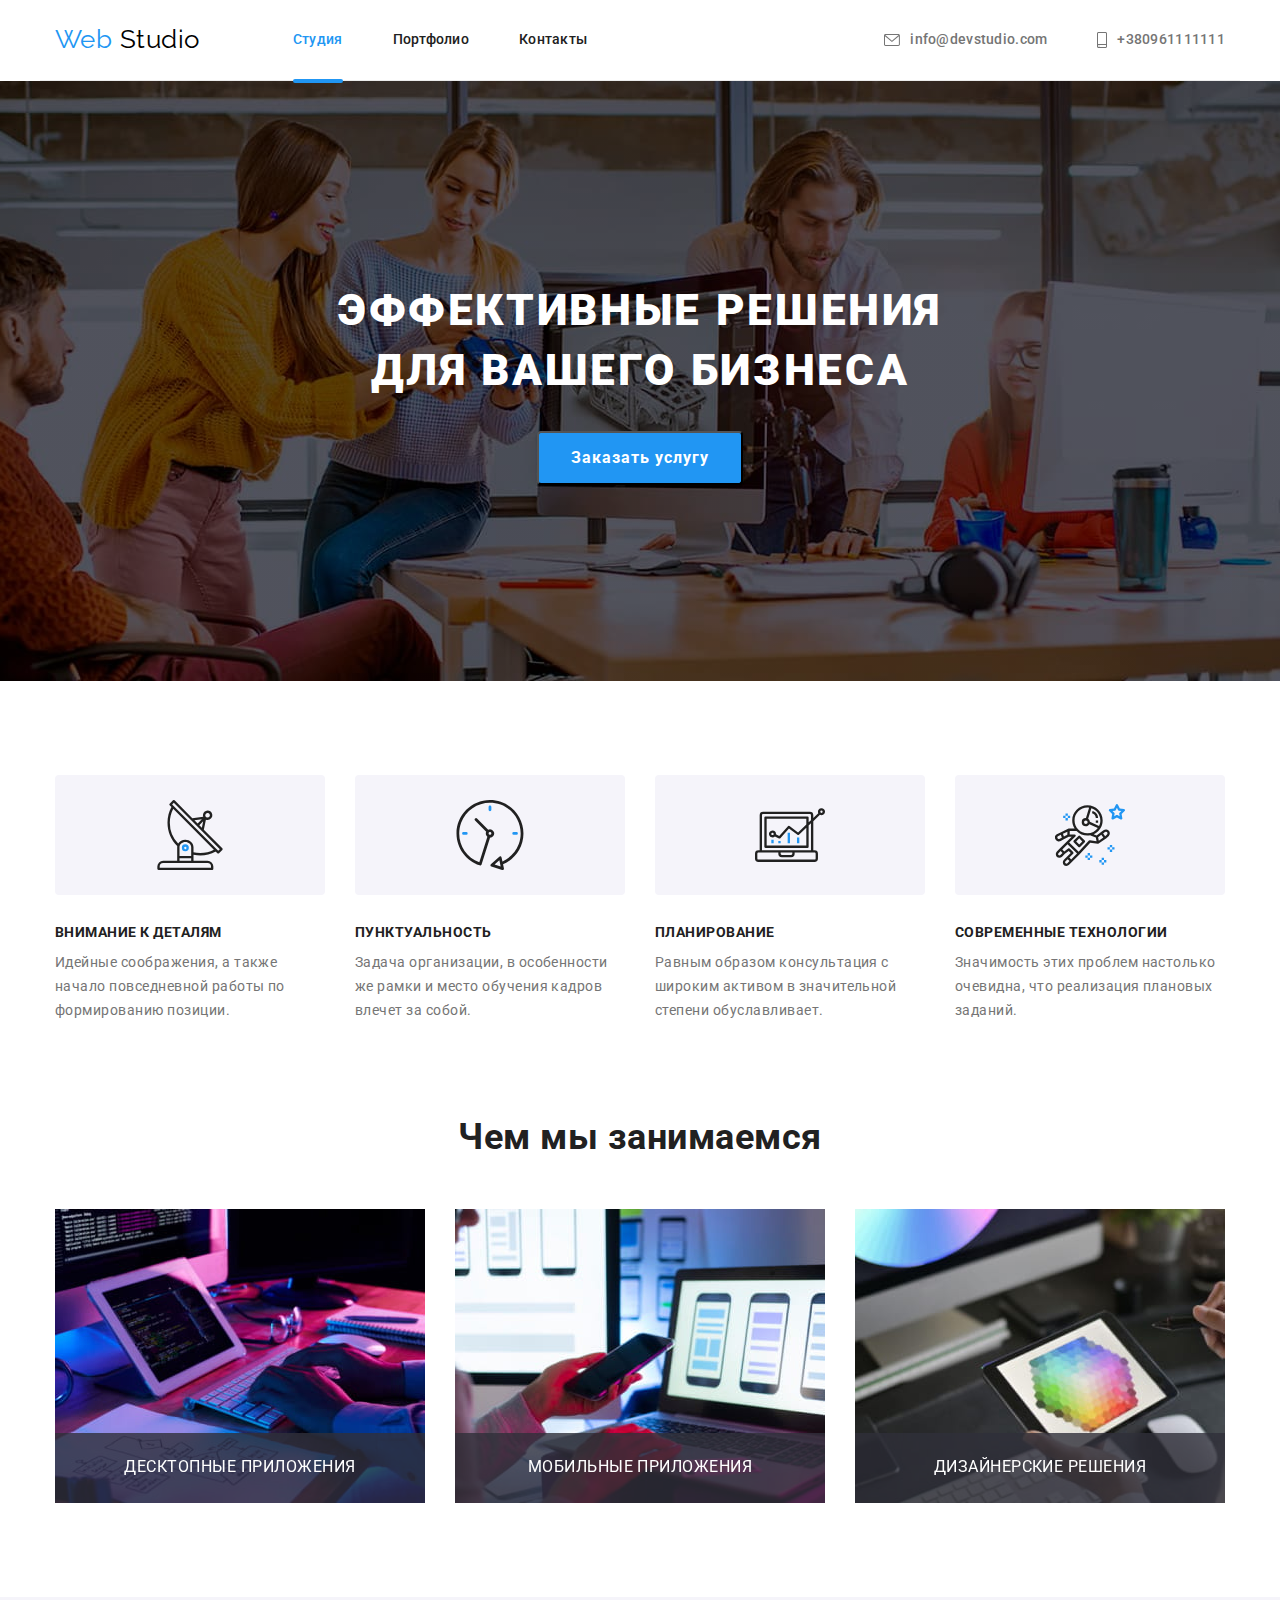
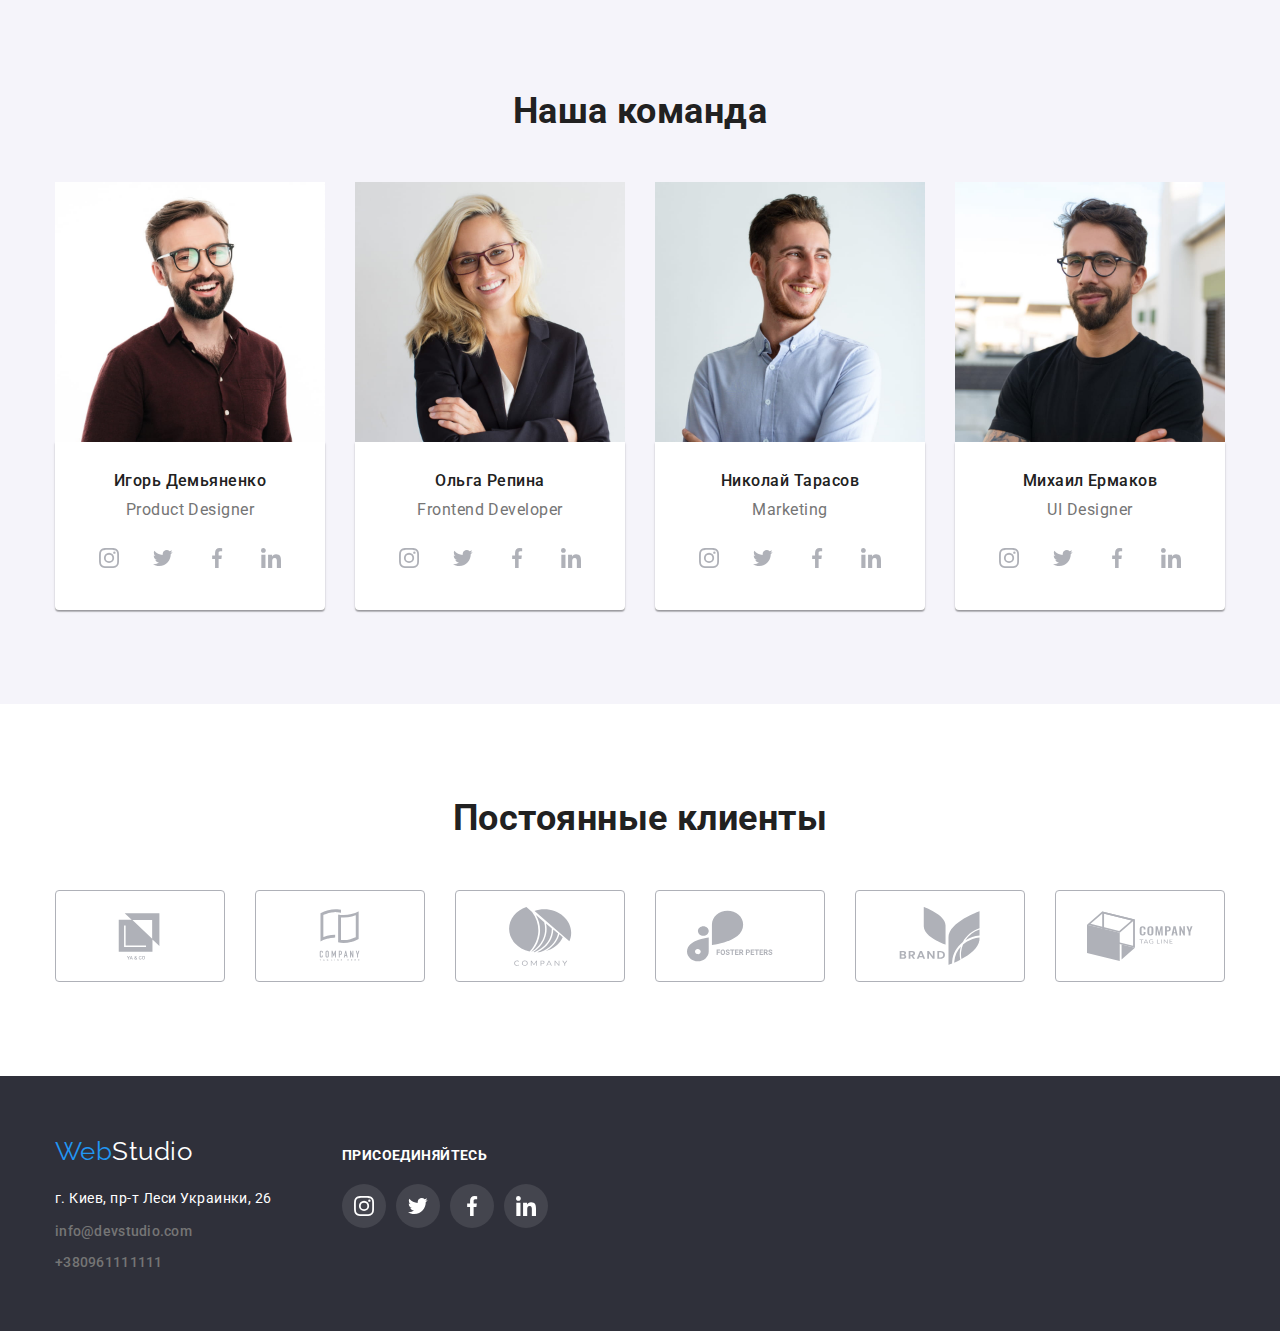
<file: index.html>
<!DOCTYPE html>
<html lang="en">
<head>
    <meta charset="UTF-8">
    <meta http-equiv="X-UA-Compatible" content="IE=edge">
    <meta name="viewport" content="width=device-width, initial-scale=1.0">
    <title>Document</title>
    <link rel="preconnect" href="https://fonts.gstatic.com">
    <link href="https://fonts.googleapis.com/css2?family=Raleway:wght@700&family=Roboto:wght@400;500;700;900&display=swap"
    rel="stylesheet">
    <link rel="stylesheet" href="https://cdnjs.cloudflare.com/ajax/libs/modern-normalize/1.0.0/modern-normalize.min.css">
    <link rel="stylesheet" href="./css/styles.css">
</head>
<body>
    <header>
        <div class="container header">
            <nav class="header-nav">
                
                <a class="logo" href="/">Web<span class="studio"> Studio</span></a>
                
                <ul class="nav-list">
                    <li class="item"><a class="link active" href="./index.html">Студия</a></li>
                    <li class="item"><a class="link" href="./portfolio.html">Портфолио</a></li>
                    <li class="item"><a class="link" href="">Контакты</a></li>
                </ul>
                        
            </nav>
            
            <ul class="contacts-list">
                <li class="item">
                    <a class="contacts-link" href="mailto:info@devstudio.com" >
                        <svg class="icon" width="16px" height="12px">
                            <use href="./images/icons.svg#icon-mail"></use>
                        </svg> info@devstudio.com</a>
                    
                </li>
                <li class="item">
                    <a class="contacts-link" href="tel:+380961111111">
                        <svg class="icon" width="10px" height="16px">
                            <use href="./images/icons.svg#icon-phone"></use>
                        </svg>+380961111111</a>
                </li>
            </ul>
        </div>
    </header>

    <main>
        <section class="hero overlay">
           <div class="container">
                <h1 class="hero-subject">Эффективные решения <br> для вашего бизнеса</h1>
                <button data-modal-open class="hero-button" type="button">Заказать услугу</button>
                <div class="backdrop is-hidden" data-modal>
                    <div class="modal">
                        
                        <button data-modal-close class="close-link">
                            <svg class="close-icon">
                                <use href="./images/icons.svg#icon-close"></use>
                            </svg>
                        </button>
                    </div>
                </div> 
            </div>
        </section>

        <section class="features">
            <!--<h2>Особености</h2>-->
            <div class="container">
             <ul class="features-list">
                    <li class="features-item">
                        <div class="features-icon-background">
                            <svg class="antenna" width=70 height=70>
                                <use href="./images/icons.svg#icon-antenna"></use>
                            </svg>
                        </div>
                        <h3 class="title">Внимание к деталям</h3>
                        <p>Идейные соображения, а также начало повседневной работы по формированию позиции.</p>
                    </li>
                    <li class="features-item">
                        <div class="features-icon-background">
                            <svg class="clock" width=70 height=70>
                                <use href="./images/icons.svg#icon-clock"></use>
                            </svg>
                        </div>
                        <h3 class="title">Пунктуальность</h3>
                        <p>Задача организации, в особенности же рамки и место обучения кадров влечет за собой.</p>
                    </li>
                    <li class="features-item">
                        <div class="features-icon-background">
                            <svg class="diagram" width=70 height=70>
                                <use href="./images/icons.svg#icon-diagram"></use>
                            </svg>
                        </div>
                        <h3 class="title">Планирование</h3>
                        <p>Равным образом консультация с широким активом в значительной степени обуславливает.</p>
                    </li>
                    <li class="features-item">
                        <div class="features-icon-background">
                            <svg class="astronaut" width=70 height=70>
                                <use href="./images/icons.svg#icon-astronaut"></use>
                            </svg>
                        </div>
                        <h3 class="title">Современные технологии</h3>
                        <p>Значимость этих проблем настолько очевидна, что реализация плановых заданий.</p>
                    </li>
                </ul>
            </div>
        </section>
    
        <section class="img-section">
            <div class="container">

                <h2 class="caption">Чем мы занимаемся</h2>

                <ul class="images-list">
                    <li>
                        <img src="./images/image1.jpg" alt="руки на клавіатурі" width="370px">
                        <p class="label">Десктопные приложения</p>
                    </li>
                    <li>
                        <img src="./images/image2.jpg" alt="телефон в руках і ноутбук" width="370px">
                        <p class="label">Мобильные приложения</p>
                    </li>
                    <li>
                        <img src="./images/image3.jpg" alt="планшет" width="370px">
                        <p class="label">Дизайнерские решения</p>
                    </li>
                </ul>
            </div>
        </section>  

        <section class="our-team">
           <div class="container">
                <h2 class="caption">Наша команда</h2>

                <ul class="team-card">
                    <li class="team-item">
                        <img src="./images/photo1.jpg" alt="Ігор"width="260px">
                       <div class="name">
                            <h3>Игорь Демьяненко</h3>
                            <p>Product Designer</p>
                            <ul class="icons-list">
                                <li>
                                    <a class="team-link" href="">
                                        <svg class="team-icon">
                                            <use href="./images/icons.svg#icon-instagram"></use>
                                        </svg>
                                    </a>
                                </li>
                                <li>
                                    <a class="team-link" href="">
                                        <svg class="team-icon">
                                            <use href="./images/icons.svg#icon-twitter"></use>
                                        </svg>
                                    </a>
                                </li>
                                <li>
                                    <a class="team-link" href="">
                                        <svg class="team-icon">
                                            <use href="./images/icons.svg#icon-facebook"></use>
                                        </svg>
                                    </a>
                                </li>
                                <li>
                                    <a class="team-link" href="">
                                        <svg class="team-icon">
                                            <use href="./images/icons.svg#icon-linkedin"></use>
                                        </svg>
                                    </a>
                                </li>
                            </ul>
                        </div>
                    </li>
                    <li class="team-item">
                        <img src="./images/photo2.jpg" alt="Ольга" width="260px">
                        <div class="name">
                            <h3>Ольга Репина</h3>
                            <p>Frontend Developer</p>
                            <ul class="icons-list">
                                <li>
                                    <a class="team-link" href="">
                                        <svg class="team-icon">
                                            <use href="./images/icons.svg#icon-instagram"></use>
                                        </svg>
                                    </a>
                                </li>
                                <li>
                                    <a class="team-link" href="">
                                        <svg class="team-icon">
                                            <use href="./images/icons.svg#icon-twitter"></use>
                                        </svg>
                                    </a>
                                </li>
                                <li>
                                    <a class="team-link" href="">
                                        <svg class="team-icon">
                                            <use href="./images/icons.svg#icon-facebook"></use>
                                        </svg>
                                    </a>
                                </li>
                                <li>
                                    <a class="team-link" href="">
                                        <svg class="team-icon">
                                            <use href="./images/icons.svg#icon-linkedin"></use>
                                        </svg>
                                    </a>
                                </li>
                            </ul>
                        </div>
                    </li>
                    <li class="team-item">
                        <img src="./images/photo3.jpg" alt="Николай" width="260px">
                        <div class="name">
                            <h3>Николай Тарасов</h3>
                            <p>Marketing</p>
                            <ul class="icons-list">
                                <li>
                                    <a class="team-link" href="">
                                        <svg class="team-icon">
                                            <use href="./images/icons.svg#icon-instagram"></use>
                                        </svg>
                                    </a>
                                </li>
                                <li>
                                    <a class="team-link" href="">
                                        <svg class="team-icon">
                                            <use href="./images/icons.svg#icon-twitter"></use>
                                        </svg>
                                    </a>
                                </li>
                                <li>
                                    <a class="team-link" href="">
                                        <svg class="team-icon">
                                            <use href="./images/icons.svg#icon-facebook"></use>
                                        </svg>
                                    </a>
                                </li>
                                <li>
                                    <a class="team-link" href="">
                                        <svg class="team-icon">
                                            <use href="./images/icons.svg#icon-linkedin"></use>
                                        </svg>
                                    </a>
                                </li>
                            </ul>
                        </div>
                    </li>
                    <li class="team-item">
                        <img src="./images/photo4.jpg" alt="Михаил" width="260px">
                        <div class="name">
                            <h3>Михаил Ермаков</h3>
                            <p>UI Designer</p>
                            <ul class="icons-list">
                                <li>
                                    <a class="team-link" href="">
                                        <svg class="team-icon">
                                            <use href="./images/icons.svg#icon-instagram"></use>
                                        </svg>
                                    </a>
                                </li>
                                <li>
                                    <a class="team-link" href="">
                                        <svg class="team-icon">
                                            <use href="./images/icons.svg#icon-twitter"></use>
                                        </svg>
                                    </a>
                                </li>
                                <li>
                                    <a class="team-link" href="">
                                        <svg class="team-icon">
                                            <use href="./images/icons.svg#icon-facebook"></use>
                                        </svg>
                                    </a>
                                </li>
                                <li>
                                    <a class="team-link" href="">
                                        <svg class="team-icon">
                                            <use href="./images/icons.svg#icon-linkedin"></use>
                                        </svg>
                                    </a>
                                </li>
                            </ul>
                        </div>
                    </li>
                </ul>
            </div>
        </section>

        <section class="best-client">
            <div class="container">
                <h2 class="caption">Постоянные клиенты</h2>
                <ul class="client-list">
                    <li>
                        <a class="client-link" href="">
                            <svg class="client-icon">
                                <use href="./images/icons.svg#icon-client1"></use>
                            </svg>
                        </a>
                    </li>
                    <li>
                        <a class="client-link" href="">
                            <svg class="client-icon">
                                <use href="./images/icons.svg#icon-client2"></use>
                            </svg>
                        </a>
                    <li>
                        <a class="client-link" href="">
                            <svg class="client-icon">
                                <use href="./images/icons.svg#icon-client3"></use>
                            </svg>
                        </a>
                    </li>
                    <li>
                        <a class="client-link" href="">
                            <svg class="client-icon">
                                <use href="./images/icons.svg#icon-client4"></use>
                            </svg>
                        </a>
                    <li>
                        <a class="client-link" href="">
                            <svg class="client-icon">
                                <use href="./images/icons.svg#icon-client5"></use>
                            </svg>
                        </a>
                    </li>
                    <li>
                        <a class="client-link" href="">
                            <svg class="client-icon">
                                <use href="./images/icons.svg#icon-client6"></use>
                            </svg>
                        </a>
                    </li>
                </ul>
            </div>
        </section>

    </main>

    <footer class="footer">
        <div class="container footer-container">
           <div>
                <a class="logo" href="/">Web<span class="footer-studio">Studio</span></a>
                
                <address class="address">г. Киев, пр-т Леси Украинки, 26</address>

                <ul class="contacts-list-footer">
                    <li class="contacts-footer">
                        <a href="mailto:info@devstudio.com">info@devstudio.com</a>
                    </li>
                    <li class="contacts-tel">
                        <a href="tel:+380961111111">+380961111111</a>
                    </li>
                </ul>
            </div>

            <div class="media-contacts">
                <h2 class="footer-caption">ПРИСОЕДИНЯЙТЕСЬ</h2>

                <ul class="footer-icons-list">
                    <li>
                        <a class="footer-icons-link" href="">
                            <svg class="footer-icon">
                                <use href="./images/icons.svg#icon-instagram"></use>
                            </svg>
                        </a>
                    </li>
                    <li>
                        <a class="footer-icons-link" href="">
                            <svg class="footer-icon">
                                <use href="./images/icons.svg#icon-twitter"></use>
                            </svg>
                        </a>
                    </li>
                    <li>
                        <a class="footer-icons-link" href="">
                            <svg class="footer-icon">
                                <use href="./images/icons.svg#icon-facebook"></use>
                            </svg>
                        </a>
                    </li>
                    <li>
                        <a class="footer-icons-link" href="">
                            <svg class="footer-icon">
                                <use href="./images/icons.svg#icon-linkedin"></use>
                            </svg>
                        </a>
                    </li>
                </ul>
            </div>

        </div>
    </footer>

    <script src="./js/modal.js"></script>

</body>
</html>
</file>
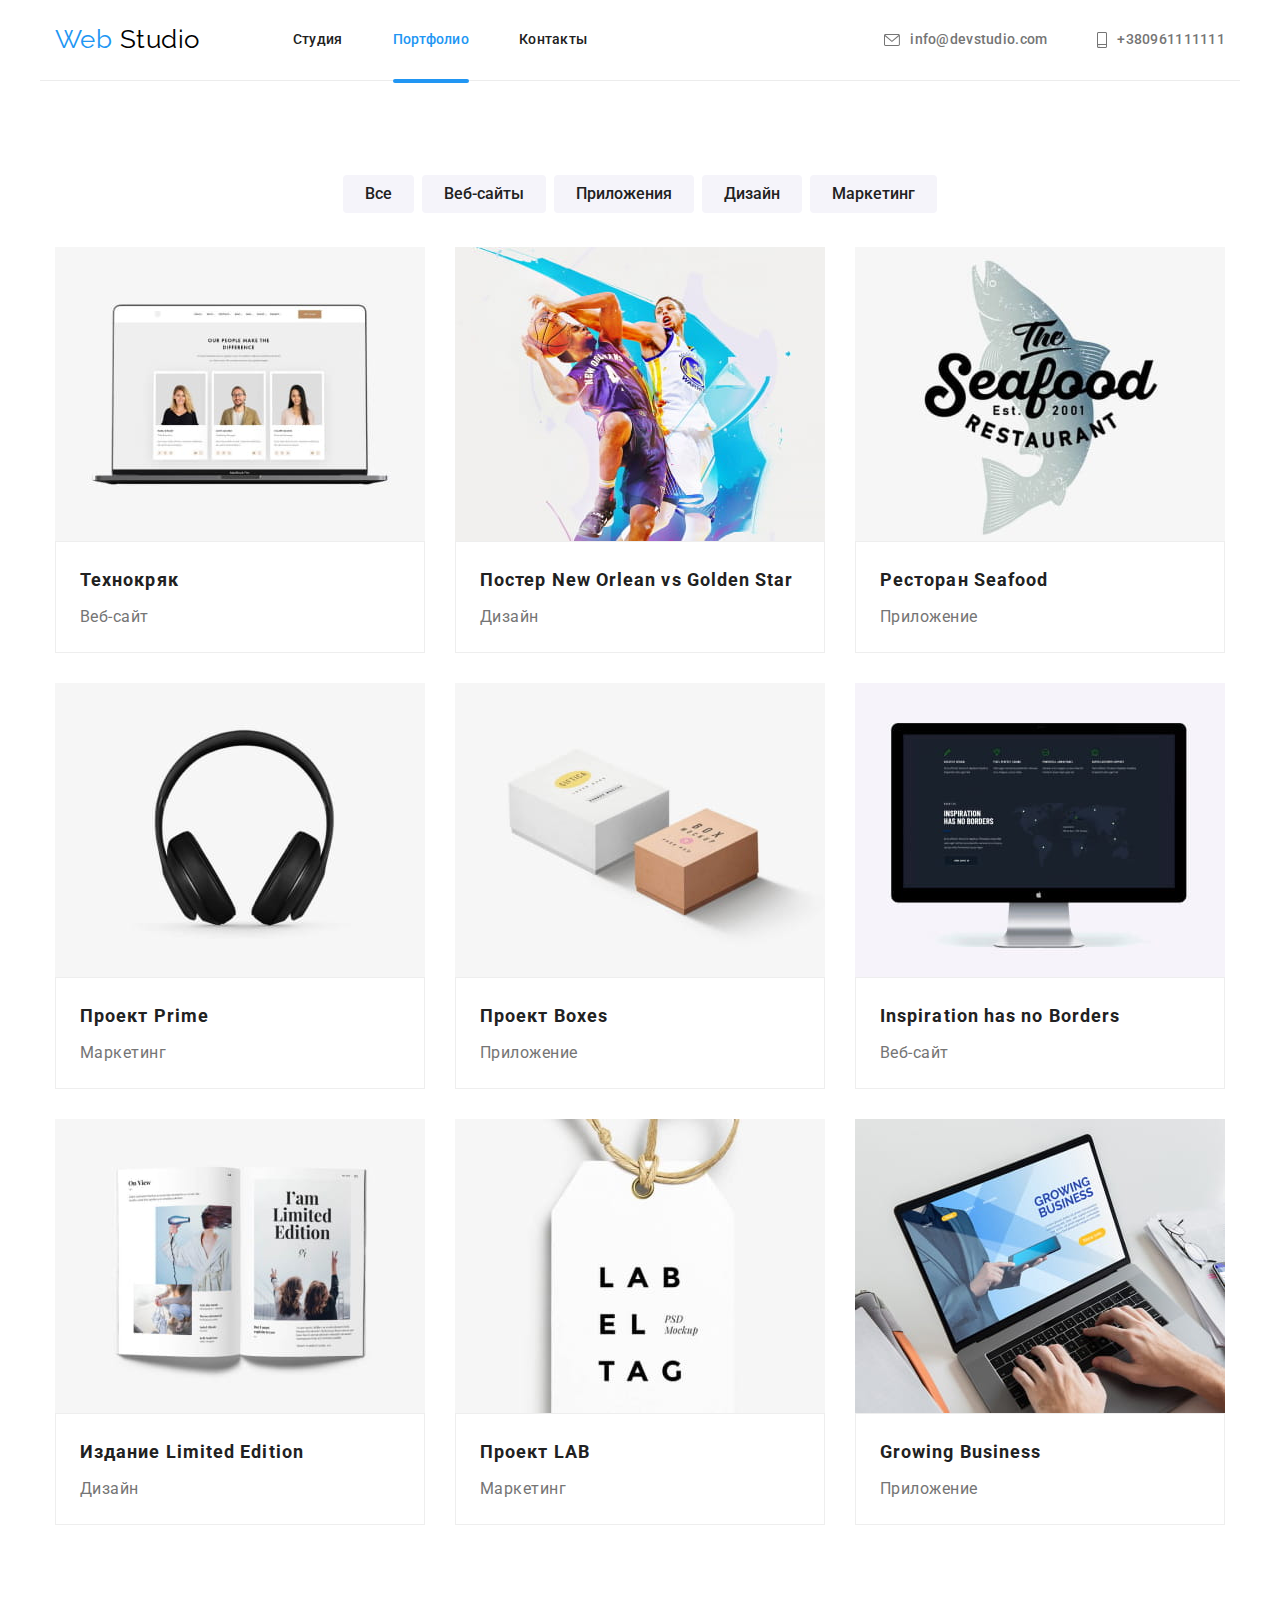
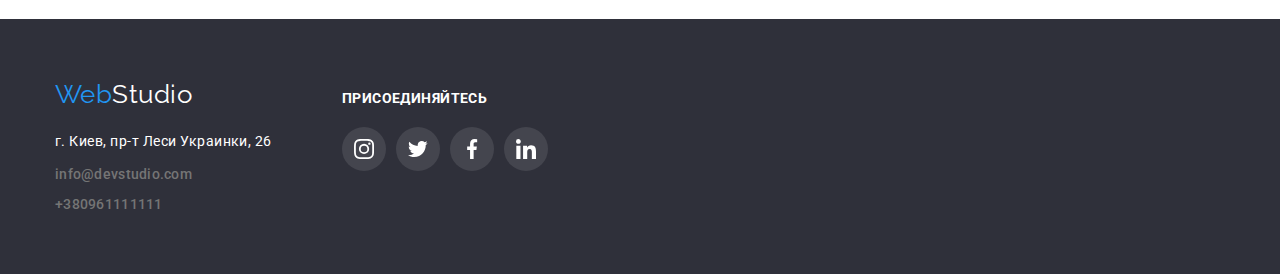
<file: portfolio.html>
<!DOCTYPE html>
<html lang="en">
<head>
    <meta charset="UTF-8">
    <meta http-equiv="X-UA-Compatible" content="IE=edge">
    <meta name="viewport" content="width=device-width, initial-scale=1.0">
    <title>Document</title>
    <link rel="preconnect" href="https://fonts.gstatic.com">
    <link href="https://fonts.googleapis.com/css2?family=Raleway:wght@700&family=Roboto:wght@400;500;700;900&display=swap"
    rel="stylesheet">
    <link rel="stylesheet" href="https://cdnjs.cloudflare.com/ajax/libs/modern-normalize/1.0.0/modern-normalize.min.css">
    <link rel="stylesheet" href="./css/styles.css">
</head>
<body>
    <header>
        <div class="container header">
            <nav class="header-nav">
    
                <a class="logo" href="/">Web<span class="studio"> Studio</span></a>
    
                <ul class="nav-list">
                    <li class="item"><a class="link" href="./index.html">Студия</a></li>
                    <li class="item"><a class="link active" href="./portfolio.html">Портфолио</a></li>
                    <li class="item"><a class="link" href="">Контакты</a></li>
                </ul>
    
            </nav>
    
            <ul class="contacts-list">
                <li class="item">
                    <a class="contacts-link" href="mailto:info@devstudio.com">
                        <svg class="icon" width="16px" height="12px">
                            <use href="./images/icons.svg#icon-mail"></use>
                        </svg> info@devstudio.com</a>
                </li>
                <li class="item">
                    <a class="contacts-link" href="tel:+380961111111">
                        <svg class="icon" width="10px" height="16px">
                            <use href="./images/icons.svg#icon-phone"></use>
                        </svg>+380961111111</a>
                </li>
            </ul>
        </div>
    </header>

    <main>
        <section class="button-section">
            <div class="container">
                <ul class="button-list">
                    <li> <button class="button" type="button">Все</button></li>
                    <li> <button class="button" type="button">Веб-сайты</button></li>
                    <li> <button class="button" type="button">Приложения</button></li>
                    <li> <button class="button" type="button">Дизайн</button></li>
                    <li> <button class="button" type="button">Маркетинг</button></li>
                </ul>
            
                <ul class="projects">
                    <li>
                        <div class="hover-img">
                            <img src="./images/portfolio 01.jpg" alt="Технокряк" width="370px">
                            <p class="hover-text">Технокряк это современная площадка распространения коронавируса. Компании используют эту платформу
                                для цифрового
                                шпионажа и атак на защищённые сервера конкурентов.</p>   
                        </div>
                        
                        <div class="projects-item">
                            <h3>Технокряк</h3>
                            <p>Веб-сайт</p>
                        </div>
                    </li>
                    <li>
                        <div class="hover-img">
                            <img src="./images/portfolio 02.jpg" alt="Постер New Orlean vs Golden Star" width="370px">
                            <p class="hover-text">Lorem ipsum dolor sit amet consectetur adipisicing elit. Nihil, illum!</p>
                        </div>
                        <div class="projects-item">
                            <h3>Постер New Orlean vs Golden Star</h3>
                            <p>Дизайн</p>
                        </div>
                    </li>
                    <li>
                        <div class="hover-img">
                            <img src="./images/portfolio 03.jpg" alt="Ресторан Seafood" width="370px">
                            <p class="hover-text">Lorem ipsum dolor sit amet, consectetur adipisicing elit. Possimus, illo?</p>
                        </div>
                        <div class="projects-item">
                            <h3>Ресторан Seafood</h3>
                            <p>Приложение</p>
                        </div>
                        
                    </li>
                    <li>
                        <div class="hover-img">
                            <img src="./images/portfolio 04.jpg" alt="Проект Prime" width="370px">
                            <p class="hover-text">Lorem, ipsum dolor sit amet consectetur adipisicing elit. Quod, repellat.</p>
                        </div>
                        <div class="projects-item">
                            <h3>Проект Prime</h3>
                            <p>Маркетинг</p>
                        </div>
                    </li>
                    <li>
                        <div class="hover-img">
                            <img src="./images/portfolio 05.jpg" alt="Проект Boxes" width="370px">
                            <p class="hover-text">Lorem, ipsum dolor sit amet consectetur adipisicing elit. Quod, repellat.</p>
                        </div>
                        <div class="projects-item">
                            <h3>Проект Boxes</h3>
                            <p>Приложение</p>
                        </div>
                        
                    </li>
                    <li>
                        <div class="hover-img">
                            <img src="./images/portfolio 06.jpg" alt="Inspiration has no Borders" width="370px">
                            <p class="hover-text">Lorem, ipsum dolor sit amet consectetur adipisicing elit. Quod, repellat.</p>
                        </div>
                        <div class="projects-item">
                            <h3>Inspiration has no Borders</h3>
                            <p>Веб-сайт</p>
                        </div>
                    </li>
                    <li>
                        <div class="hover-img">
                            <img src="./images/portfolio 07.jpg" alt="Издание Limited Edition" width="370px">
                            <p class="hover-text">Lorem, ipsum dolor sit amet consectetur adipisicing elit. Quod, repellat.</p>
                        </div>
                        <div class="projects-item">
                             <h3>Издание Limited Edition</h3>
                            <p>Дизайн</p>
                        </div>
                    </li>
                    <li>
                        <div class="hover-img">
                            <img src="./images/portfolio 08.jpg" alt="Проект LAB" width="370px">
                            <p class="hover-text">Lorem, ipsum dolor sit amet consectetur adipisicing elit. Quod, repellat.</p>
                        </div>
                        <div class="projects-item">
                            <h3>Проект LAB</h3>
                            <p>Маркетинг</p>
                        </div>
                    </li>
                    <li>
                        <div class="hover-img">
                            <img src="./images/portfolio 09.jpg" alt="Growing Business" width="370px">
                            <p class="hover-text">Lorem, ipsum dolor sit amet consectetur adipisicing elit. Quod, repellat.</p>
                        </div>
                        <div class="projects-item">
                            <h3>Growing Business</h3>
                            <p>Приложение</p>
                        </div>
                    </li>
                    
                </ul>
            </div>
        </section>


    </main>

    <footer class="footer">
        <div class="container footer-container">
            <div>
                <a class="logo" href="/">Web<span class="footer-studio">Studio</span></a>
    
                <address class="address">г. Киев, пр-т Леси Украинки, 26</address>
    
                <ul class="contacts-list-footer">
                    <li class="contacts-footer">
                        <a href="mailto:info@devstudio.com">info@devstudio.com</a>
                    </li>
                    <li class="contacts-tel">
                        <a href="tel:+380961111111">+380961111111</a>
                    </li>
                </ul>
            </div>
    
            <div class="media-contacts">
                <h2 class="footer-caption">ПРИСОЕДИНЯЙТЕСЬ</h2>
    
                <ul class="footer-icons-list">
                    <li>
                        <a class="footer-icons-link" href="">
                            <svg class="footer-icon">
                                <use href="./images/icons.svg#icon-instagram"></use>
                            </svg>
                        </a>
                    </li>
                    <li>
                        <a class="footer-icons-link" href="">
                            <svg class="footer-icon">
                                <use href="./images/icons.svg#icon-twitter"></use>
                            </svg>
                        </a>
                    </li>
                    <li>
                        <a class="footer-icons-link" href="">
                            <svg class="footer-icon">
                                <use href="./images/icons.svg#icon-facebook"></use>
                            </svg>
                        </a>
                    </li>
                    <li>
                        <a class="footer-icons-link" href="">
                            <svg class="footer-icon">
                                <use href="./images/icons.svg#icon-linkedin"></use>
                            </svg>
                        </a>
                    </li>
                </ul>
            </div>
    
        </div>
    </footer>
</body>
</html>
</file>
<file: css/styles.css>
:root {
  --body-background-color: #ffff;
  --primary-text-color: #757575;
  --title-text-color: #212121;
  --link-color: #2196f3;
  --footer-background-color: #2f303a;
  --team-section-color: #f5f4fa;
  --studio-color: #000000;
  --icon-color: #afb1b8;
}

body {
  background-color: var(--body-background-color);
  color: var(--primary-text-color);
  font-family: Roboto, sans-serif;
  letter-spacing: 0.03em;
}

ul {
  margin: 0;
  padding: 0;
  list-style: none;
}

.container {
  width: 1200px;
  margin-left: auto;
  margin-right: auto;
  padding-left: 15px;
  padding-right: 15px;
  /*outline: 2px solid red;*/
}

h1,
h2,
h3,
h4,
h5 {
  margin: 0;
}

img {
  display: block;
  max-width: 100%;
}
/*HEADER*/
.header {
  display: flex;
  align-items: center;

  border-bottom: 1px solid #ececec;
}
.header-nav {
  display: flex;
}
.nav-list a {
  position: relative;
  display: block;
  padding-top: 32px;
  padding-bottom: 32px;

  color: var(--title-text-color);
  font-weight: 500;
  font-size: 14px;
  line-height: 1.14;
  letter-spacing: 0.02em;
  text-decoration: none;
}

.nav-list {
  display: flex;
  margin: 0;
  padding: 0;
}

.nav-list .item {
  margin-right: 50px;
}

.nav-list .item:last-child {
  margin-right: 0;
}
.contacts-list a {
  transition-property: color fill;
  transition-duration: 250ms;
  transition-timing-function: cubic-bezier(0.4, 0, 0.2, 1);
}
.contacts-list a:hover {
  color: var(--link-color);
  fill: currentColor;
}
.link {
  transition-property: color;
  transition-duration: 250ms;
  transition-timing-function: cubic-bezier(0.4, 0, 0.2, 1);
}
.link:hover,
.link:focus,
.link.active {
  color: var(--link-color);
}

.link.active::after {
  content: "";
  display: block;
  position: absolute;
  bottom: -3px;
  margin-top: 28px;
  padding-bottom: 0;
  width: 100%;
  height: 4px;
  background: var(--link-color);
  border-radius: 4px;
}

.nav-list .link.current {
  color: var(--link-color);
}

.header-nav .logo {
  margin-right: 93px;
  padding-top: 24px;
  padding-bottom: 25px;
}
.logo {
  display: block;
  color: var(--link-color);
  font-family: Raleway;
  font-size: 26px;
  line-height: 1.19;
  text-decoration: none;
}
.studio {
  color: var(--studio-color);
  font-family: Raleway;
  font-size: 26px;
  line-height: 1.19;
  text-decoration: none;
}

.contacts-link {
  display: flex;
  align-items: center;
  padding-top: 32px;
  padding-bottom: 32px;
  padding-left: 0;
  color: var(--primary-text-color);
  font-weight: 500;
  font-size: 14px;
  line-height: 1.14;
  letter-spacing: 0.02em;
  text-decoration: none;
  fill: #757575;

  transition-property: color fill;
  transition-duration: 250ms;
  transition-timing-function: cubic-bezier(0.4, 0, 0.2, 1);
}
.contacts-link:hover,
.contacts-link:focus {
  fill: var(--link-color);
  color: var(--link-color);
}
.contacts-list {
  display: flex;
  margin-left: auto;
  align-items: center;
}
.contacts-list .item + .item {
  margin-left: 50px;
}

.icon {
  margin-right: 10px;
}

/*HEADER*/

/*HERO SECTION*/
.hero {
  background-color: var(--footer-background-color);
  color: var(--body-background-color);
  padding-top: 200px;
  padding-bottom: 200px;
  margin-bottom: 0px;
  text-align: center;
}
.hero-subject {
  font-weight: 900;
  font-size: 44px;
  line-height: 1.36;
  letter-spacing: 0.06em;
  text-align: center;
  text-transform: uppercase;
}

.hero-button {
  margin-top: 30px;
  align-items: center;
  text-align: center;
  box-shadow: 0px 4px 4px rgba(0, 0, 0, 0.15);
  border-radius: 4px;
  padding: 10px 32px;
  background-color: var(--link-color);
  font-weight: 700;
  font-size: 16px;
  line-height: 1.87;
  letter-spacing: 0.06em;
  cursor: pointer;
}

.hero-button,
.button:hover,
.button:focus {
  color: var(--body-background-color);
  background-color: var(--link-color);
  box-shadow: 0px 3px 1px rgba(0, 0, 0, 0.1), 0px 1px 2px rgba(0, 0, 0, 0.08),
    0px 2px 2px rgba(0, 0, 0, 0.12);
}

.overlay {
  max-width: 1600px;
  height: 600px;
  margin-left: auto;
  margin-right: auto;
  background-image: linear-gradient(
      to right,
      rgba(0, 0, 0, 0.4),
      rgba(0, 0, 0, 0.4)
    ),
    url(../images/hero.jpg);
  background-size: cover;
  background-repeat: no-repeat;
  background-position: center;
}

.button-section {
  padding-top: 94px;
  padding-bottom: 94px;
}
.button {
  border-radius: 4px;
  border: transparent;
  padding: 6px 22px;
  color: var(--title-text-color);
  background-color: var(--team-section-color);
  font-weight: 500;
  font-size: 16px;
  line-height: 1.62;
  text-align: center;
  cursor: pointer;
  transition-property: background-color color;
  transition-duration: 250ms;
  transition-timing-function: cubic-bezier(0.4, 0, 0.2, 1);
}

.button-list {
  display: flex;
  flex-direction: row;
  justify-content: center;
  margin-top: 0;
  margin-bottom: 34px;
}
.button-list li {
  margin-right: 8px;
}
.button-list li:last-child {
  margin-right: 0px;
}
/*HERO SECTION*/

/*Features*/
.features {
  padding-top: 94px;
}
.features-list .title {
  color: var(--title-text-color);
  font-weight: 700;
  font-size: 14px;
  line-height: 1.14;
  text-transform: uppercase;
}
.features-list {
  display: flex;
  flex-direction: row;
  font-size: 14px;
  line-height: 1.71;
  margin-top: 0;
  margin-bottom: 0px;
}
.features-item {
  margin-right: 30px;
}

.features-item:last-child {
  margin-right: 0px;
}
.features-title {
  margin-top: 0;
  margin-bottom: 0;
}
.features-list p {
  margin-top: 0;
  margin-bottom: 0;
}

.title {
  margin-bottom: 10px;
  margin-top: 0px;
}
.features-icon-background {
  display: flex;
  align-items: center;
  justify-content: center;
  width: 270px;
  height: 120px;
  background: #f5f4fa;
  border-radius: 4px;
  margin-bottom: 30px;
  margin-right: 0;
}
.antenna {
  display: inline-block;
}
/*Features*/

/*IMG-SECTION*/
.img-section {
  padding-top: 94px;
  padding-bottom: 94px;
}
.caption {
  margin-top: 0;
  margin-bottom: 50px;
  color: var(--title-text-color);
  font-weight: 700;
  font-size: 36px;
  line-height: 1.16;
  text-align: center;
}
.images-list {
  display: flex;
  flex-direction: row;

  padding-left: 0;
  margin-top: 0;
  margin-bottom: 0;
}
.images-list li {
  margin-right: 30px;
  position: relative;
}
.images-list li:last-child {
  margin-right: 0px;
}

.label {
  position: absolute;
  margin: 0;
  bottom: 0;
  left: 0;
  width: 100%;
  height: 70px;
  background: rgba(47, 48, 58, 0.8);
  display: flex;
  text-align: center;
  justify-content: center;
  align-items: center;
  color: #fff;
  text-transform: uppercase;
}
/*IMG-SECTION*/

/*PROJECT SECTION portfolio*/
.projects-item {
  padding: 20px 24px;
  background: #ffffff;
  border: 1px solid #eeeeee;
  box-sizing: border-box;
}
.projects {
  display: flex;
  flex-wrap: wrap;
  padding-left: 0;
}
.projects li {
  width: 370px;
  margin-right: 30px;
  margin-bottom: 30px;
  background: #ffffff;
  display: inline-block;
  transition: box-shadow 250ms cubic-bezier(0.4, 0, 0.2, 1);
}
.projects li:nth-child(3n) {
  margin-right: 0px;
}
.projects li:nth-last-child(-n + 3) {
  margin-bottom: 0px;
}
.projects h3 {
  margin-bottom: 4px;
  color: var(--title-text-color);
  font-weight: bold;
  font-size: 18px;
  line-height: 2;
  letter-spacing: 0.06em;
}

.projects p {
  margin: 0;
  font-size: 16px;
  line-height: 1.87;
}

.projects a {
  text-decoration: none;
  color: var(--primary-text-color);
}
.projects li:hover,
.projects li:focus {
  box-shadow: 0px 1px 1px rgba(0, 0, 0, 0.12), 0px 4px 4px rgba(0, 0, 0, 0.06),
    1px 4px 6px rgba(0, 0, 0, 0.16);
  cursor: pointer;
}
.projects li:hover .hover-text,
.projects li:focus .hover-text {
  box-shadow: 0px 1px 1px rgba(0, 0, 0, 0.12), 0px 4px 4px rgba(0, 0, 0, 0.06),
    1px 4px 6px rgba(0, 0, 0, 0.16);
  cursor: pointer;
  opacity: 1;
  transform: translateY(-100%);
}
.projects li:hover ::before,
.projects li:focus ::before {
  opacity: 1;
}
.projects li:hover .hover-img::before {
  transform: translateY(0);
}
.hover-text {
  position: absolute;
  display: flex;
  justify-content: center;
  align-items: center;
  padding: 63px 24px;
  color: #ffffff;
  font-size: 18px;
  line-height: 1.55;
  opacity: 0;
  transition: transform 250ms cubic-bezier(0.4, 0, 0.2, 1);
}
.hover-img::before {
  content: "";
  display: inline-block;
  position: absolute;
  width: 100%;
  height: 100%;
  background-color: rgba(33, 150, 243, 0.9);
  opacity: 0;
  transform: translateY(100%);
  transition: transform 250ms cubic-bezier(0.4, 0, 0.2, 1);
}

.hover-img {
  position: relative;
  overflow: hidden;
}

/*PROJECT SECTION*/

/*TEAM SECTION*/
.name {
  padding-top: 30px;
  padding-bottom: 30px;
  background-color: #ffff;
  box-shadow: 0px 1px 3px rgba(0, 0, 0, 0.12), 0px 1px 1px rgba(0, 0, 0, 0.14),
    0px 2px 1px rgba(0, 0, 0, 0.2);
  border-radius: 0px 0px 4px 4px;
}
.name h3 {
  margin-bottom: 10px;
  color: var(--title-text-color);
  font-weight: 500;
  font-size: 16px;
  line-height: 1.18;
  text-align: center;
  letter-spacing: 0.03em;
}
.our-team {
  padding-top: 94px;
  padding-bottom: 94px;
  background-color: var(--team-section-color);
}
.team-item {
  margin-right: 30px;
  width: 270px;
  background-color: #ffff;
}
.team-card li:last-child {
  margin-right: 0;
}
.team-card p {
  margin: 0;
  font-size: 16px;
  line-height: 1.18;
  text-align: center;
  letter-spacing: 0.03em;
}
.team-card {
  display: flex;
  padding-left: 0;
  margin-top: 0;
  margin-bottom: 0;
}
.team-card img {
  width: 100%;
  margin-top: 0;
}
.icons-list {
  display: flex;
  align-items: center;
  justify-content: center;
  margin-top: 16px;
}
.icons-list li {
  margin-right: 10px;
}

.team-link {
  display: flex;
  align-items: center;
  justify-content: center;
  width: 44px;
  height: 44px;
  border-radius: 50%;
  fill: var(--icon-color);
  transition-property: background-color fill;
  transition-duration: 250ms;
  transition-timing-function: cubic-bezier(0.4, 0, 0.2, 1);
}

.team-icon {
  width: 20px;
  height: 20px;
}

.team-link:hover,
.team-link:focus {
  fill: var(--team-section-color);
  background-color: var(--link-color);
}

/*TEAM SECTION*/

/*best-client*/
.best-client {
  padding-top: 94px;
  padding-bottom: 94px;
}
.client-list {
  display: flex;
  align-items: center;
  justify-content: center;
}
.client-list li {
  margin-right: 30px;
}
.client-link {
  display: flex;
  align-items: center;
  justify-content: center;
  width: 170px;
  height: 92px;
  border: 1px solid var(--icon-color);
  border-radius: 4px;
  fill: var(--icon-color);
  transition-property: border fill;
  transition-duration: 250ms;
  transition-timing-function: cubic-bezier(0.4, 0, 0.2, 1);
}
.client-list li:last-child {
  margin-right: 0;
}
.client-icon {
  width: 106px;
  height: 60px;
}
.client-link:hover,
.client-link:focus {
  fill: var(--link-color);
  cursor: pointer;
  border: 1px solid var(--link-color);
}

/*best-client*/

/*FOOTER*/

.footer {
  padding-top: 60px;
  padding-bottom: 60px;
  background-color: var(--footer-background-color);
}
.footer .logo {
  padding: 0;
  margin-bottom: 20px;
}
.address {
  margin-bottom: 9px;
  color: var(--body-background-color);
  font-size: 14px;
  line-height: 1.71;
  font-style: normal;
}
.contacts-list-footer {
  padding: 0;
  margin: 0;
}
.contacts-list-footer a {
  color: var(--primary-text-color);
  font-weight: 500;
  font-size: 14px;
  line-height: 1.14;
  letter-spacing: 0.02em;
  text-decoration: none;
}
.contacts-footer {
  margin-bottom: 9px;
  font-size: 14px;
  line-height: 1.71;
  color: rgba(255, 255, 255, 0.6);
}

.footer-studio {
  color: var(--body-background-color);
  font-family: Raleway;
  font-size: 26px;
  line-height: 1.19;
}

.footer-icons-link {
  display: flex;
  align-items: center;
  justify-content: center;
  width: 44px;
  height: 44px;
  margin-right: 10px;
  background-color: rgba(255, 255, 255, 0.1);
  border-radius: 50%;
  transition-property: background-color fill;
  transition-duration: 250ms;
  transition-timing-function: cubic-bezier(0.4, 0, 0.2, 1);
}
.footer-icons-list {
  display: flex;
  align-items: center;
  justify-content: center;
  margin-top: 16px;
}
.footer-icon {
  width: 20px;
  height: 20px;
  fill: #ffff;
}

.footer-icons-link:hover,
.footer-icons-link:focus {
  fill: var(--team-section-color);
  background-color: var(--link-color);
  border-radius: 50%;
}
.footer-caption {
  display: flex;
  align-items: center;
  margin-bottom: 20px;
  font-weight: 700;
  font-size: 14px;
  line-height: 1.14;
  letter-spacing: 0.03em;
  color: #ffff;
}

.footer-container {
  display: flex;
}
.media-contacts {
  padding-top: 12px;
  margin-left: 70px;
}
/*FOOTER*/

/*MODAL*/
.backdrop {
  position: fixed;
  top: 0;
  left: 0;
  width: 100%;
  height: 100%;
  background-color: rgba(0, 0, 0, 0.2);
  opacity: 1;
  transition: opacity 250ms cubic-bezier(0.4, 0, 0.2, 1);
}
.backdrop.is-hidden {
  opacity: 0;
  pointer-events: none;
}
.backdrop.is-hidden .modal {
  transform: translate(-50%, -50%) scale(0.9);
}
.modal {
  position: absolute;
  top: 50%;
  left: 50%;
  transform: translate(-50%, -50%) scale(1);
  width: 528px;
  height: 581px;
  background: #ffffff;
  box-shadow: 0px 1px 3px rgba(0, 0, 0, 0.12), 0px 1px 1px rgba(0, 0, 0, 0.14),
    0px 2px 1px rgba(0, 0, 0, 0.2);
  border-radius: 4px;
  transition: transform 250ms cubic-bezier(0.4, 0, 0.2, 1);
}

.close-icon {
  width: 11px;
  height: 11px;
}
.close-link {
  position: absolute;
  display: flex;
  justify-content: center;
  align-items: center;
  top: 8px;
  right: 8px;
  width: 30px;
  height: 30px;
  border-radius: 50%;
  border: 1px solid rgba(0, 0, 0, 0.1);
  cursor: pointer;
}
/*MODAL*/
</file>
